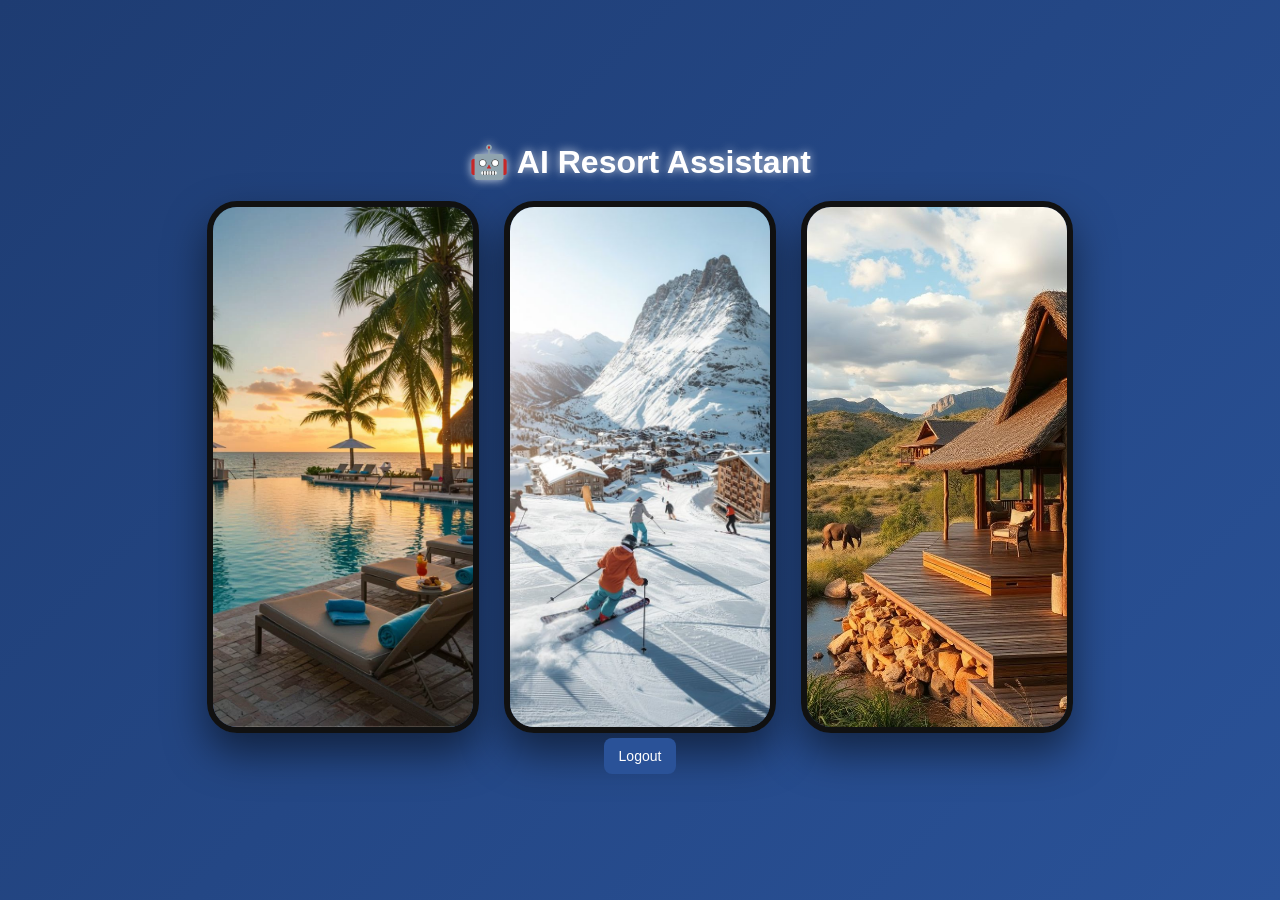
<file: index.html>
<!doctype html>
<html lang="en">
  <head>
    <meta charset="UTF-8" />
    <title>AI Smart Resort Assistant</title>

    <!-- LINK TO CSS -->
    <link rel="stylesheet" href="style.css" />
  </head>

  <body>
    <h1>🤖 AI Resort Assistant</h1>

    <div class="container">
      <div class="phone" onclick="openViewer(0)">
        <img src="image1.png" class="screen" />
      </div>

      <div class="phone" onclick="openViewer(1)">
        <img src="image2.png" class="screen" />
      </div>

      <div class="phone" onclick="openViewer(2)">
        <img src="image3.png" class="screen" />
      </div>
    </div>

    <!-- FULLSCREEN VIEW -->
    <div class="viewer" id="viewer">
      <span class="close" onclick="closeViewer()">❌</span>
      <img id="viewerImg" />

      <div class="controls">
        <button onclick="prev()">⬅️ Prev</button>
        <button onclick="next()">Next ➡️</button>
      </div>
    </div>

    <script>
      let images = ["image1.png", "image2.png", "image3.png"];
      let current = 0;

      function openViewer(index) {
        current = index;
        document.getElementById("viewer").style.display = "flex";
        document.getElementById("viewerImg").src = images[current];
      }

      function closeViewer() {
        document.getElementById("viewer").style.display = "none";
      }

      function next() {
        current = (current + 1) % images.length;
        document.getElementById("viewerImg").src = images[current];
      }

      function prev() {
        current = (current - 1 + images.length) % images.length;
        document.getElementById("viewerImg").src = images[current];
      }
    </script>
    <button onclick="logout()">Logout</button>

    <script>
      function logout() {
        localStorage.removeItem("currentUser");
        window.location.href = "login.html";
      }
    </script>
  </body>
</html>
</file>
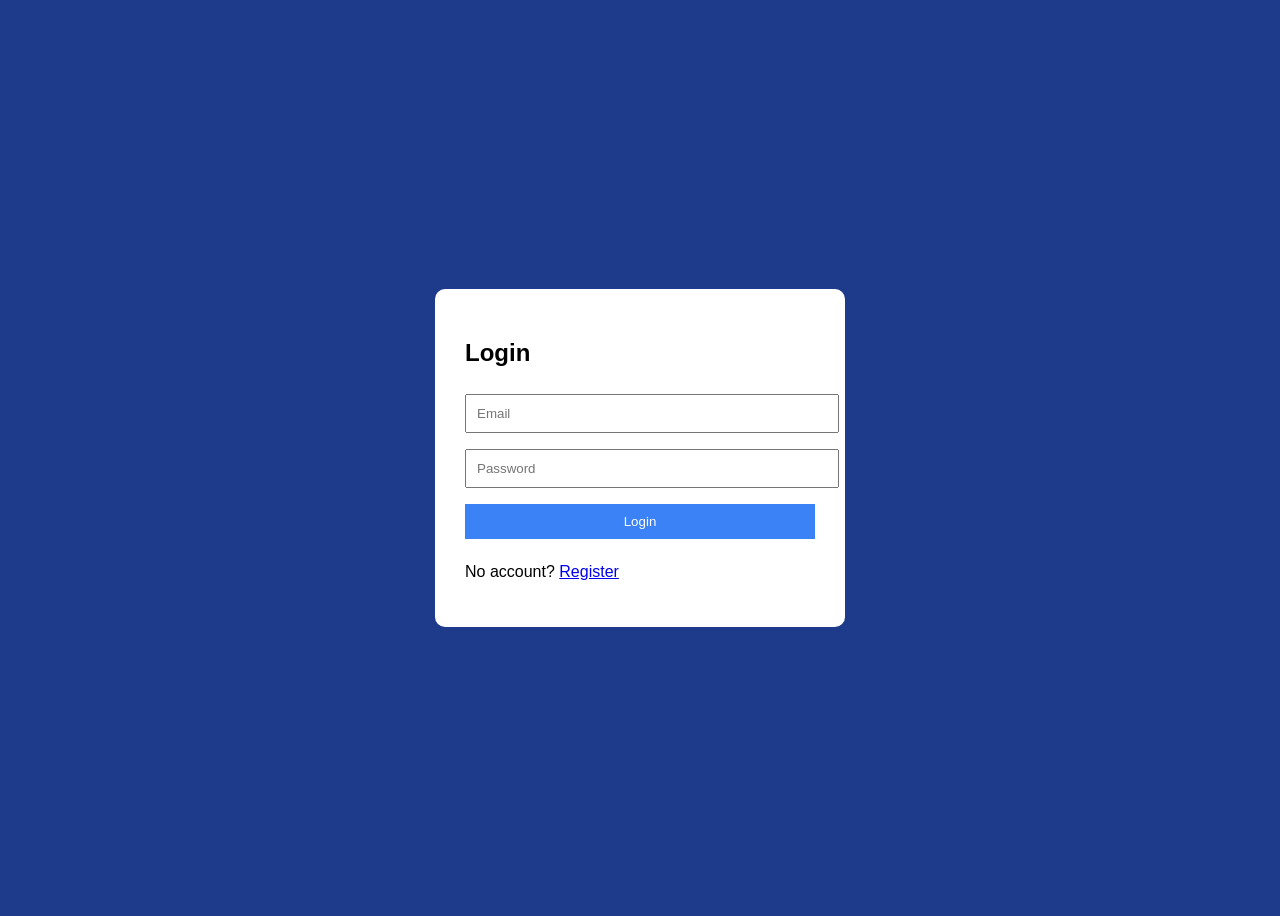
<file: login.html>
<!doctype html>
<html lang="en">
  <head>
    <meta charset="UTF-8" />
    <title>Login</title>

    <style>
      body {
        font-family: Arial;
        background: #1e3a8a;
        display: flex;
        justify-content: center;
        align-items: center;
        height: 100vh;
      }
      .box {
        background: white;
        padding: 30px;
        border-radius: 10px;
        width: 350px;
      }
      input,
      button {
        width: 100%;
        padding: 10px;
        margin: 8px 0;
      }
      button {
        background: #3b82f6;
        color: white;
        border: none;
      }
      #errorMsg {
        color: red;
      }
    </style>
  </head>
  <body>
    <div class="box">
      <h2>Login</h2>

      <form id="loginForm">
        <input type="email" id="loginEmail" placeholder="Email" required />
        <input
          type="password"
          id="loginPassword"
          placeholder="Password"
          required
        />

        <button type="submit">Login</button>
      </form>

      <p id="errorMsg"></p>

      <p>No account? <a href="register.html">Register</a></p>
    </div>

    <script src="app.js"></script>
  </body>
</html>
</file>
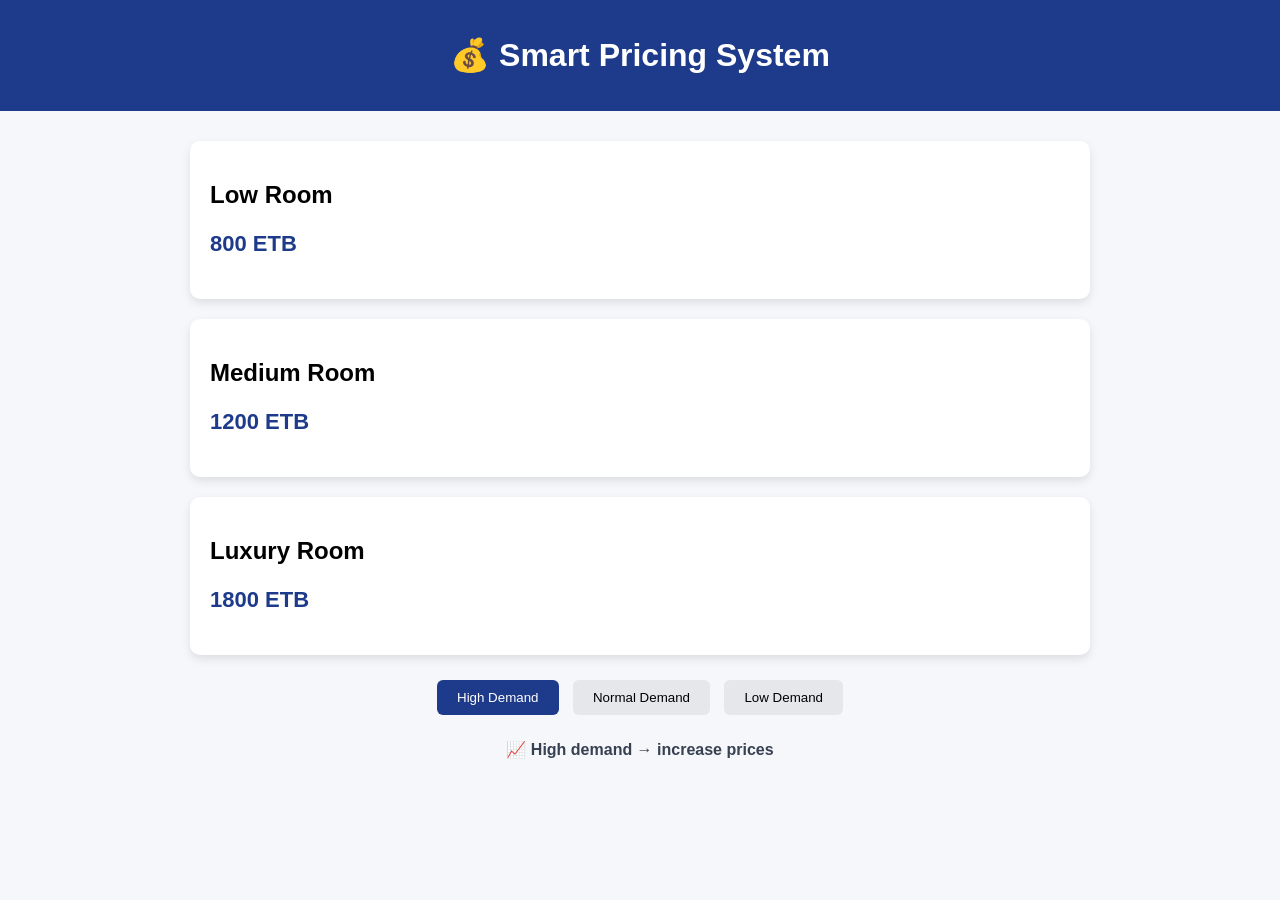
<file: pricing.html>
<!doctype html>
<html lang="en">
  <head>
    <meta charset="UTF-8" />
    <title>Pricing - Ethio Resort AI</title>

    <style>
      body {
        font-family: Arial, sans-serif;
        background: #f5f7fa;
        margin: 0;
        padding: 0;
      }

      header {
        background: #1e3a8a;
        color: white;
        padding: 15px;
        text-align: center;
      }

      .container {
        padding: 30px;
        max-width: 900px;
        margin: auto;
      }

      .pricing-card {
        background: white;
        border-radius: 10px;
        padding: 20px;
        margin-bottom: 20px;
        box-shadow: 0 4px 10px rgba(0, 0, 0, 0.1);
      }

      .price {
        font-size: 22px;
        font-weight: bold;
        color: #1e3a8a;
      }

      .demand-buttons {
        margin-top: 20px;
        text-align: center;
      }

      .demand-btn {
        padding: 10px 20px;
        margin: 5px;
        border: none;
        border-radius: 6px;
        cursor: pointer;
        background: #e5e7eb;
      }

      .demand-btn.active {
        background: #1e3a8a;
        color: white;
      }

      #aiSuggestionMsg {
        margin-top: 20px;
        text-align: center;
        font-weight: bold;
        color: #374151;
      }
    </style>
  </head>
  <body>
    <header>
      <h1>💰 Smart Pricing System</h1>
    </header>

    <div class="container">
      <div class="pricing-card">
        <h2>Low Room</h2>
        <p class="price" id="lowPrice">800 ETB</p>
      </div>

      <div class="pricing-card">
        <h2>Medium Room</h2>
        <p class="price" id="mediumPrice">1200 ETB</p>
      </div>

      <div class="pricing-card">
        <h2>Luxury Room</h2>
        <p class="price" id="highPrice">1800 ETB</p>
      </div>

      <div class="demand-buttons">
        <button class="demand-btn active" data-demand="high">
          High Demand
        </button>
        <button class="demand-btn" data-demand="medium">Normal Demand</button>
        <button class="demand-btn" data-demand="low">Low Demand</button>
      </div>

      <div id="aiSuggestionMsg">📈 High demand → increase prices</div>
    </div>

    <!-- LINK YOUR JS -->
    <script src="app.js"></script>
  </body>
</html>
</file>
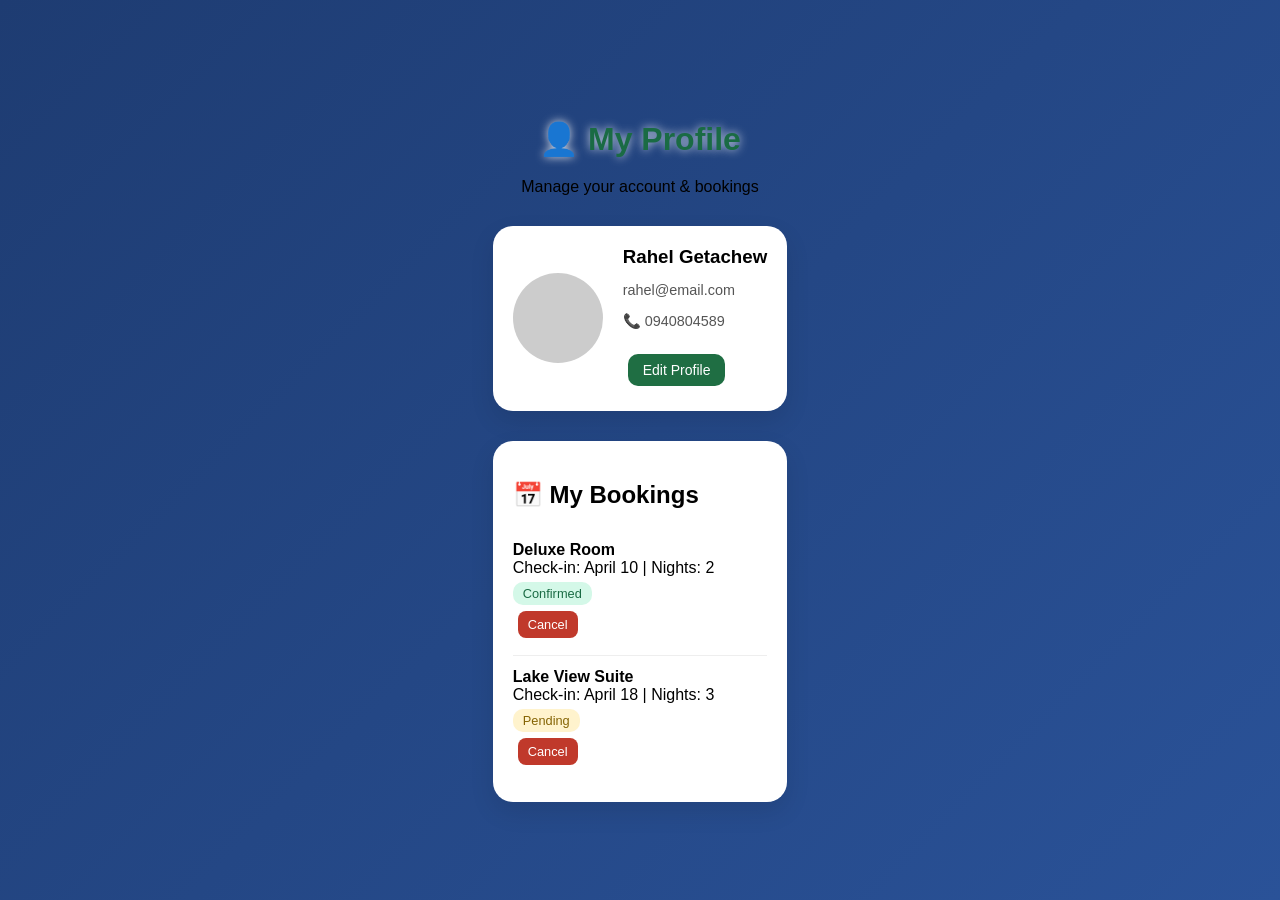
<file: profile.html>
<!doctype html>
<html lang="en">
  <head>
    <meta charset="UTF-8" />
    <title>My Profile | Ethio Resort AI</title>

    <link rel="stylesheet" href="style.css" />

    <style>
      .profile-container {
        max-width: 1100px;
        margin: auto;
        padding: 30px 20px;
      }

      /* HEADER */
      .profile-header {
        text-align: center;
        margin-bottom: 30px;
      }

      .profile-header h1 {
        color: #1a6b44;
      }

      /* PROFILE CARD */
      .profile-card {
        display: flex;
        gap: 20px;
        background: #fff;
        padding: 20px;
        border-radius: 20px;
        box-shadow: 0 10px 25px rgba(0, 0, 0, 0.1);
        align-items: center;
        margin-bottom: 30px;
      }

      .profile-img {
        width: 90px;
        height: 90px;
        border-radius: 50%;
        background: #ccc;
      }

      .profile-info h3 {
        margin: 0;
      }

      .profile-info p {
        color: #555;
        font-size: 0.9rem;
      }

      /* BOOKINGS */
      .bookings-section {
        background: #fff;
        padding: 20px;
        border-radius: 20px;
        box-shadow: 0 10px 25px rgba(0, 0, 0, 0.1);
      }

      .booking-card {
        border-bottom: 1px solid #eee;
        padding: 12px 0;
      }

      .booking-card:last-child {
        border-bottom: none;
      }

      .status {
        font-size: 0.8rem;
        padding: 4px 10px;
        border-radius: 10px;
        display: inline-block;
        margin-top: 5px;
      }

      .confirmed {
        background: #d4f8e8;
        color: #1a6b44;
      }

      .pending {
        background: #fff3cd;
        color: #856404;
      }

      .cancel-btn {
        margin-top: 6px;
        padding: 6px 10px;
        border: none;
        background: #c0392b;
        color: white;
        border-radius: 8px;
        cursor: pointer;
        font-size: 0.8rem;
      }

      .cancel-btn:hover {
        background: #922b21;
      }

      /* EDIT BUTTON */
      .edit-btn {
        margin-top: 10px;
        padding: 8px 15px;
        border: none;
        background: #1f6e43;
        color: white;
        border-radius: 10px;
        cursor: pointer;
      }

      .edit-btn:hover {
        background: #145c3b;
      }
    </style>
  </head>

  <body>
    <div class="profile-container">
      <!-- HEADER -->
      <div class="profile-header">
        <h1>👤 My Profile</h1>
        <p>Manage your account & bookings</p>
      </div>

      <!-- PROFILE INFO -->
      <div class="profile-card">
        <div class="profile-img"></div>

        <div class="profile-info">
          <h3 id="userName">Rahel Getachew</h3>
          <p id="userEmail">rahel@email.com</p>
          <p>📞 0940804589</p>

          <button class="edit-btn">Edit Profile</button>
        </div>
      </div>

      <!-- BOOKINGS -->
      <div class="bookings-section">
        <h2>📅 My Bookings</h2>

        <div id="bookingList">
          <!-- Booking 1 -->
          <div class="booking-card">
            <strong>Deluxe Room</strong><br />
            Check-in: April 10 | Nights: 2<br />
            <span class="status confirmed">Confirmed</span><br />
            <button class="cancel-btn">Cancel</button>
          </div>

          <!-- Booking 2 -->
          <div class="booking-card">
            <strong>Lake View Suite</strong><br />
            Check-in: April 18 | Nights: 3<br />
            <span class="status pending">Pending</span><br />
            <button class="cancel-btn">Cancel</button>
          </div>
        </div>
      </div>
    </div>

    <script src="script.js" defer></script>

    <script>
      // Cancel booking interaction
      document.querySelectorAll(".cancel-btn").forEach((btn) => {
        btn.addEventListener("click", function () {
          const card = this.parentElement;
          card.style.opacity = "0.5";
          this.innerText = "Cancelled";
          this.disabled = true;
        });
      });

      // Edit profile (simple demo)
      document.querySelector(".edit-btn").addEventListener("click", () => {
        const name = prompt("Enter new name:");
        if (name) {
          document.getElementById("userName").innerText = name;
        }
      });
    </script>
  </body>
</html>
</file>
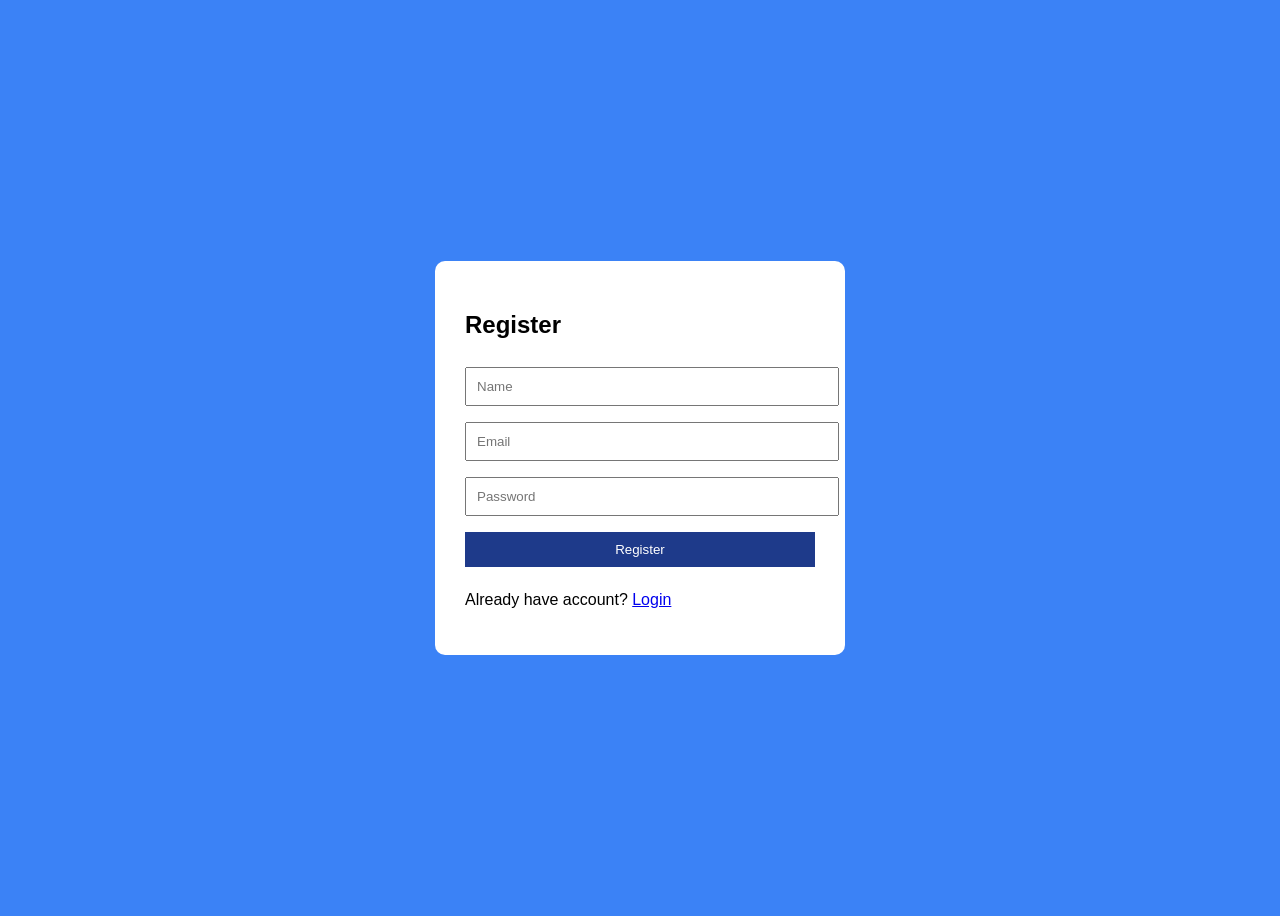
<file: register.html>
<!doctype html>
<html lang="en">
  <head>
    <meta charset="UTF-8" />
    <title>Register</title>

    <style>
      body {
        font-family: Arial;
        background: #3b82f6;
        display: flex;
        justify-content: center;
        align-items: center;
        height: 100vh;
      }
      .box {
        background: white;
        padding: 30px;
        border-radius: 10px;
        width: 350px;
      }
      input,
      button {
        width: 100%;
        padding: 10px;
        margin: 8px 0;
      }
      button {
        background: #1e3a8a;
        color: white;
        border: none;
      }
    </style>
  </head>
  <body>
    <div class="box">
      <h2>Register</h2>

      <form id="registerForm">
        <input type="text" id="regName" placeholder="Name" required />
        <input type="email" id="regEmail" placeholder="Email" required />
        <input
          type="password"
          id="regPassword"
          placeholder="Password"
          required
        />

        <button type="submit">Register</button>
      </form>

      <p>Already have account? <a href="login.html">Login</a></p>
    </div>

    <script src="app.js"></script>
  </body>
</html>
</file>
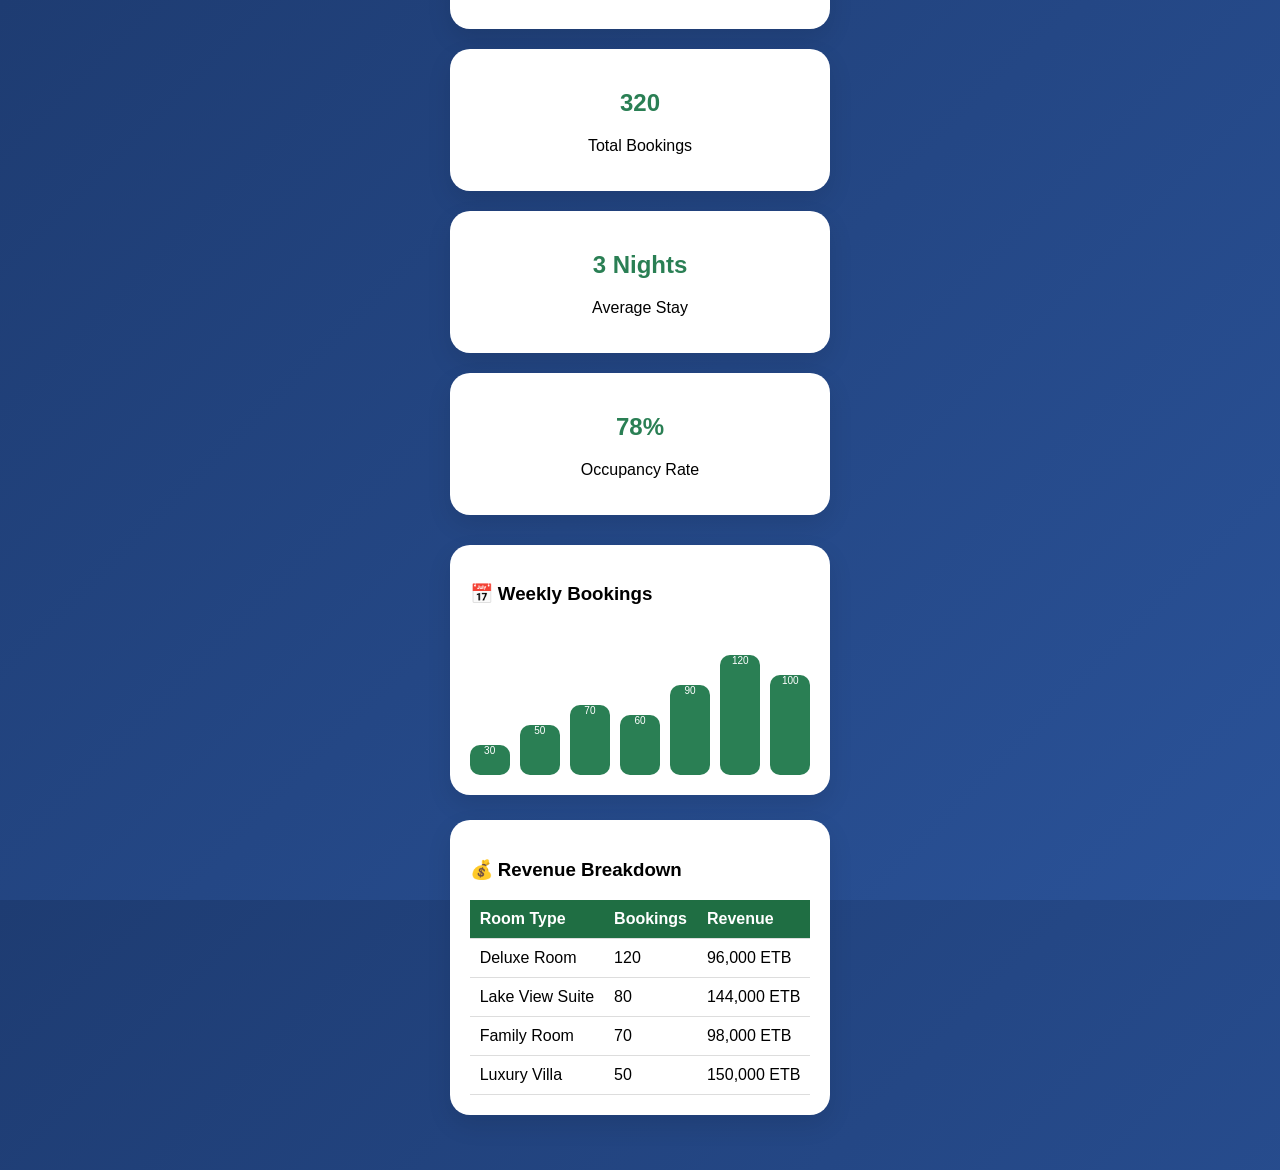
<file: reports.html>
<!doctype html>
<html lang="en">
  <head>
    <meta charset="UTF-8" />
    <title>Reports | Ethio Resort AI</title>

    <link rel="stylesheet" href="style.css" />

    <style>
      .reports-container {
        max-width: 1200px;
        margin: auto;
        padding: 30px 20px;
      }

      .header {
        text-align: center;
        margin-bottom: 30px;
      }

      .header h1 {
        color: #1a6b44;
      }

      /* KPI cards */
      .kpi-grid {
        display: grid;
        grid-template-columns: repeat(auto-fit, minmax(220px, 1fr));
        gap: 20px;
        margin-bottom: 30px;
      }

      .kpi-card {
        background: #fff;
        padding: 20px;
        border-radius: 20px;
        text-align: center;
        box-shadow: 0 10px 25px rgba(0, 0, 0, 0.1);
      }

      .kpi-card h2 {
        color: #2a7f54;
      }

      /* charts */
      .chart-section {
        background: #fff;
        padding: 20px;
        border-radius: 20px;
        margin-bottom: 25px;
        box-shadow: 0 10px 25px rgba(0, 0, 0, 0.1);
      }

      .bars {
        display: flex;
        align-items: flex-end;
        gap: 10px;
        height: 150px;
        margin-top: 20px;
      }

      .bar {
        flex: 1;
        background: #2a7f54;
        border-radius: 10px;
        text-align: center;
        color: white;
        font-size: 10px;
      }

      /* table */
      table {
        width: 100%;
        border-collapse: collapse;
        margin-top: 15px;
      }

      th,
      td {
        padding: 10px;
        border-bottom: 1px solid #ddd;
        text-align: left;
      }

      th {
        background: #1f6e43;
        color: white;
      }
    </style>
  </head>

  <body>
    <div class="reports-container">
      <!-- HEADER -->
      <div class="header">
        <h1>📊 Resort Reports</h1>
        <p>Performance insights & analytics</p>
      </div>

      <!-- KPI SECTION -->
      <div class="kpi-grid">
        <div class="kpi-card">
          <h2 id="totalRevenue">120,000 ETB</h2>
          <p>Total Revenue</p>
        </div>

        <div class="kpi-card">
          <h2 id="totalBookings">320</h2>
          <p>Total Bookings</p>
        </div>

        <div class="kpi-card">
          <h2 id="avgStay">3 Nights</h2>
          <p>Average Stay</p>
        </div>

        <div class="kpi-card">
          <h2 id="occupancyRate">78%</h2>
          <p>Occupancy Rate</p>
        </div>
      </div>

      <!-- BOOKINGS CHART -->
      <div class="chart-section">
        <h3>📅 Weekly Bookings</h3>
        <div class="bars" id="bookingBars"></div>
      </div>

      <!-- REVENUE TABLE -->
      <div class="chart-section">
        <h3>💰 Revenue Breakdown</h3>

        <table>
          <tr>
            <th>Room Type</th>
            <th>Bookings</th>
            <th>Revenue</th>
          </tr>

          <tr>
            <td>Deluxe Room</td>
            <td>120</td>
            <td>96,000 ETB</td>
          </tr>

          <tr>
            <td>Lake View Suite</td>
            <td>80</td>
            <td>144,000 ETB</td>
          </tr>

          <tr>
            <td>Family Room</td>
            <td>70</td>
            <td>98,000 ETB</td>
          </tr>

          <tr>
            <td>Luxury Villa</td>
            <td>50</td>
            <td>150,000 ETB</td>
          </tr>
        </table>
      </div>
    </div>

    <script src="script.js" defer></script>

    <script>
      // Weekly booking bars
      const data = [30, 50, 70, 60, 90, 120, 100];
      const container = document.getElementById("bookingBars");

      if (container) {
        data.forEach((val) => {
          const bar = document.createElement("div");
          bar.className = "bar";
          bar.style.height = val + "px";
          bar.innerText = val;
          container.appendChild(bar);
        });
      }
    </script>
  </body>
</html>
</file>
<file: style.css>
body {
  margin: 0;
  font-family: 'Segoe UI', sans-serif;
  background: linear-gradient(135deg, #1e3c72, #2a5298);
  display: flex;
  flex-direction: column;
  align-items: center;
  justify-content: center;
  height: 100vh;
}

/* Title */
h1 {
  color: #fff;
  margin-bottom: 20px;
  text-shadow: 0 0 10px rgba(255,255,255,0.8);
}

/* Container */
.container {
  display: flex;
  gap: 25px;
}

/* Phone */
.phone {
  width: 260px;
  height: 520px;
  border-radius: 30px;
  overflow: hidden;
  border: 6px solid #111;
  box-shadow: 0 20px 40px rgba(0,0,0,0.5);
  cursor: pointer;
  transition: 0.4s;
}

.phone:hover {
  transform: scale(1.1) translateY(-10px);
}

/* Image */
.screen {
  width: 100%;
  height: 100%;
  object-fit: cover;
}

/* FULLSCREEN VIEW */
.viewer {
  position: fixed;
  top: 0;
  left: 0;
  width: 100%;
  height: 100%;
  background: rgba(0,0,0,0.9);
  display: none;
  align-items: center;
  justify-content: center;
  flex-direction: column;
}

/* Big image */
.viewer img {
  width: 320px;
  border-radius: 20px;
  animation: fadeIn 0.5s;
}

/* Buttons */
.controls {
  margin-top: 20px;
}

button {
  padding: 10px 15px;
  margin: 5px;
  border: none;
  border-radius: 8px;
  background: #2a5298;
  color: white;
  cursor: pointer;
  font-size: 14px;
}

button:hover {
  background: #1e3c72;
}

/* Close button */
.close {
  position: absolute;
  top: 20px;
  right: 20px;
  font-size: 25px;
  cursor: pointer;
  color: white;
}

/* Animation */
@keyframes fadeIn {
  from {opacity: 0;}
  to {opacity: 1;}
}
</file>
